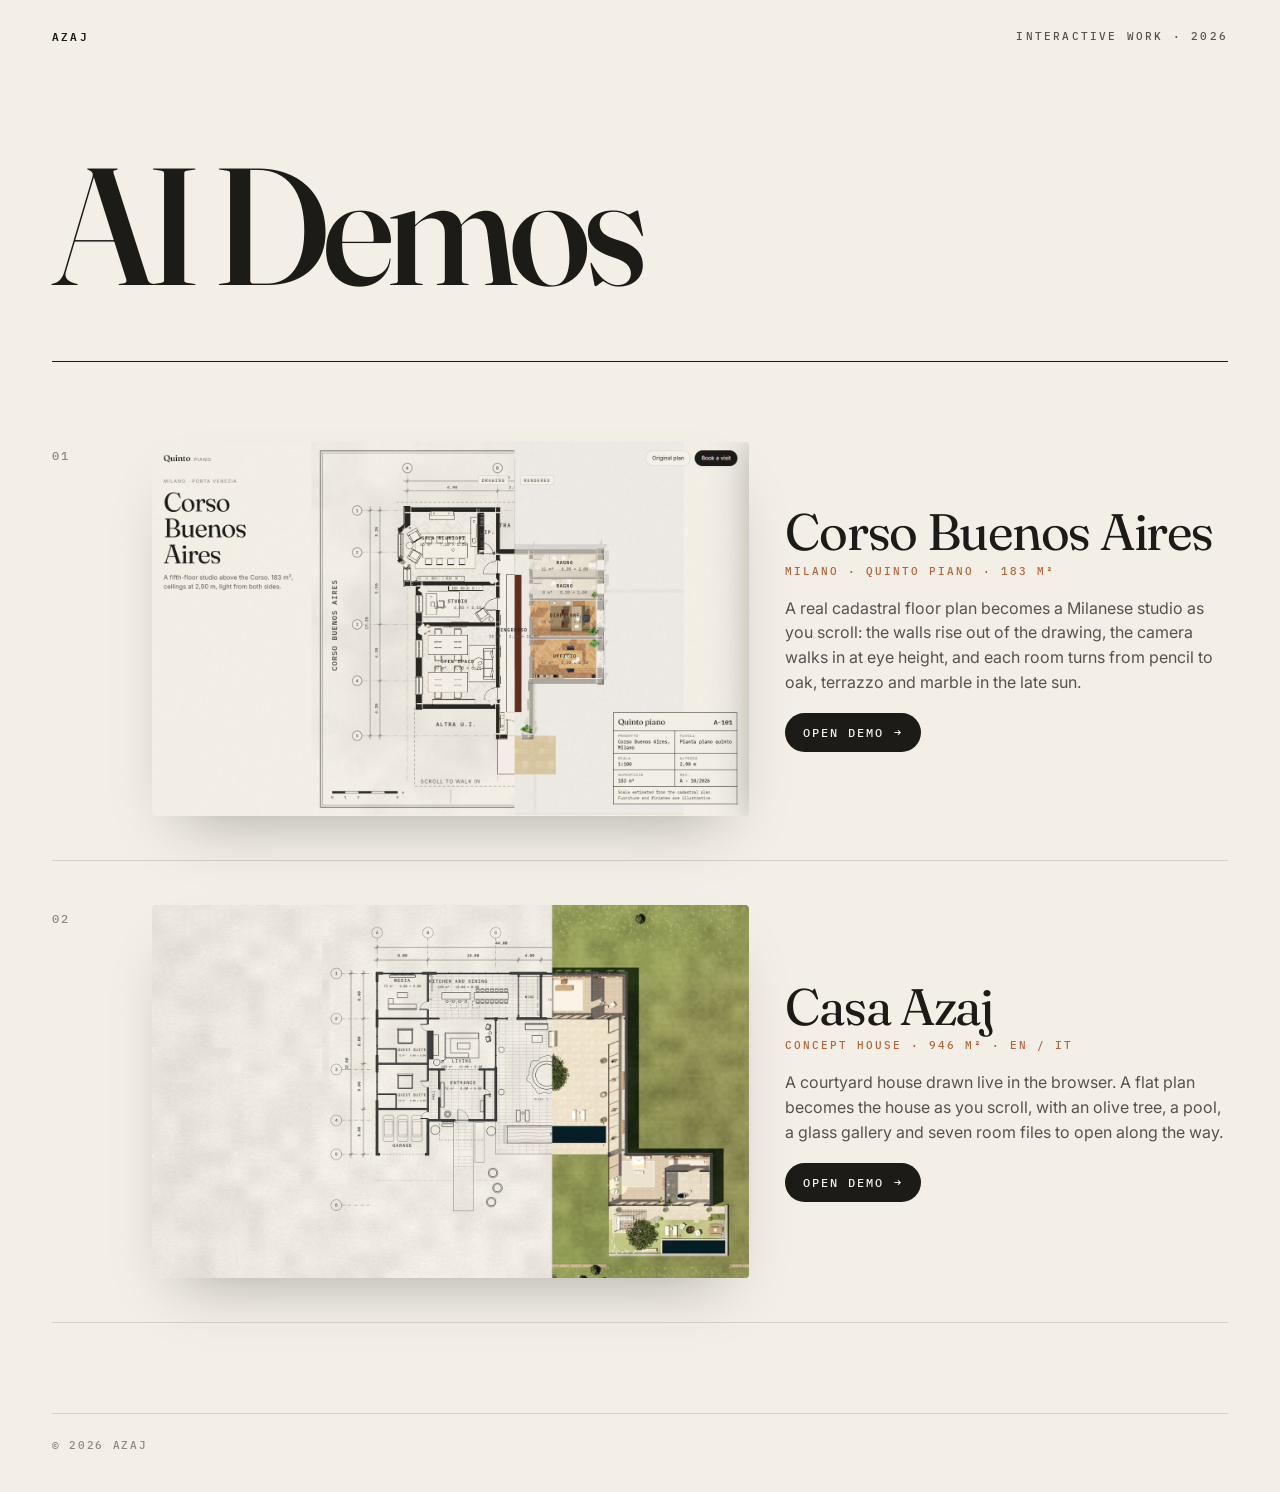
<file: index.html>
<!doctype html>
<html lang="en">
<head>
<meta charset="utf-8">
<meta name="viewport" content="width=device-width, initial-scale=1">
<title>AI Demos · AZAJ</title>
<meta name="description" content="Interactive demos built with AI: floor plans that become houses as you scroll.">
<meta property="og:title" content="AI Demos · AZAJ">
<meta property="og:description" content="Interactive demos built with AI: floor plans that become houses as you scroll.">
<meta property="og:image" content="https://azaj01.github.io/ai-demo/img/casa-buenos-aires.jpg">
<meta name="twitter:card" content="summary_large_image">
<link rel="icon" href="data:image/svg+xml,%3Csvg xmlns='http://www.w3.org/2000/svg' viewBox='0 0 32 32'%3E%3Crect width='32' height='32' rx='6' fill='%231d1b18'/%3E%3Cpath d='M9 9h14v14H9z' fill='none' stroke='%23f3efe7' stroke-width='2.5'/%3E%3C/svg%3E">
<link rel="preconnect" href="https://fonts.googleapis.com">
<link href="https://fonts.googleapis.com/css2?family=Fraunces:opsz,wght@9..144,300;9..144,400;9..144,500;9..144,600&family=IBM+Plex+Mono:wght@400;500;600&family=Inter:wght@400;500&display=swap" rel="stylesheet">
<style>
  :root { --paper: #f3efe7; --ink: #1d1b18; --ink-2: #57534c; --ink-3: #8d887f; --line: rgba(29,27,24,.14); --warm: #b4643c;
    --serif: "Fraunces", Georgia, serif; --mono: "IBM Plex Mono", ui-monospace, monospace; --sans: "Inter", system-ui, sans-serif; --ease: cubic-bezier(.22,1,.36,1); }
  * { box-sizing: border-box; }
  html, body { margin: 0; background: var(--paper); color: var(--ink); font: 16px/1.55 var(--sans); -webkit-font-smoothing: antialiased; }
  a { color: inherit; }
  .wrap { max-width: 1240px; margin: 0 auto; padding: 0 32px; }
  header.top { display: flex; justify-content: space-between; align-items: center; padding: 26px 0; font: 500 11px var(--mono); letter-spacing: .2em; text-transform: uppercase; color: var(--ink-2); }
  header.top b { color: var(--ink); font-weight: 600; }
  .hero { padding: 9vh 0 7vh; border-bottom: 1.5px solid var(--ink); display: grid; grid-template-columns: 1fr; align-items: end; }
  .hero h1 { font: 500 clamp(72px, 13vw, 190px)/0.88 var(--serif); letter-spacing: -.045em; margin: 0; color: var(--ink); }
  .hero p { margin: 0; font-size: 18px; color: var(--ink-2); max-width: 420px; }
  .hero .count { display: block; font: 500 11px var(--mono); letter-spacing: .2em; text-transform: uppercase; color: var(--ink-3); margin-top: 18px; }
  .list { padding: 36px 0 90px; }
  .demo { display: grid; grid-template-columns: 64px 1.35fr 1fr; gap: 36px; padding: 44px 0; border-bottom: 1px solid var(--line); text-decoration: none; align-items: center; }
  .demo .no { font: 500 12px var(--mono); letter-spacing: .14em; color: var(--ink-3); align-self: start; padding-top: 6px; }
  .shot { position: relative; aspect-ratio: 16 / 10; overflow: hidden; background: #e7e1d6; border-radius: 4px; box-shadow: 0 30px 60px -30px rgba(29,27,24,.35); }
  .shot img { position: absolute; inset: 0; width: 100%; height: 100%; object-fit: cover; transition: transform 1.2s var(--ease), opacity .8s var(--ease); }
  .shot img.alt { opacity: 0; }
  .demo:hover .shot img { transform: scale(1.035); }
  .demo:hover .shot img.alt { opacity: 1; }
  .info h2 { font: 400 clamp(36px, 4vw, 56px)/1 var(--serif); letter-spacing: -.025em; margin: 0 0 6px; }
  .info .place { font: 500 11px var(--mono); letter-spacing: .18em; text-transform: uppercase; color: var(--warm); margin: 0 0 18px; }
  .info p { color: var(--ink-2); margin: 0 0 18px; }
  .open { display: inline-flex; align-items: center; gap: 10px; font: 500 12px var(--mono); letter-spacing: .16em; text-transform: uppercase; padding: 12px 18px; border-radius: 999px; background: var(--ink); color: var(--paper); transition: gap .4s var(--ease); }
  .demo:hover .open { gap: 16px; }
  footer { padding: 24px 0 40px; display: flex; justify-content: space-between; font: 500 10.5px var(--mono); letter-spacing: .16em; text-transform: uppercase; color: var(--ink-3); border-top: 1px solid var(--line); }
  .reveal { opacity: 0; transform: translateY(24px); transition: opacity 1s var(--ease), transform 1s var(--ease); }
  .reveal.in { opacity: 1; transform: none; }
  @media (max-width: 860px) {
    .wrap { padding: 0 20px; }
    .hero { grid-template-columns: 1fr; gap: 22px; padding: 6vh 0 5vh; }
    .demo { grid-template-columns: 1fr; gap: 18px; padding: 32px 0; }
    .demo .no { padding: 0; }
    footer { flex-direction: column; gap: 6px; }
  }
  @media (prefers-reduced-motion: reduce) { .reveal { opacity: 1; transform: none; transition: none; } .shot img { transition: none; } }
</style>
</head>
<body>
<div class="wrap">
  <header class="top"><b>AZAJ</b><span>Interactive work · 2026</span></header>

  <section class="hero">
    <h1>AI Demos</h1>
  </section>

  <main class="list">
    <a class="demo reveal" href="casa-buenos-aires/">
      <span class="no">01</span>
      <div class="shot">
        <img src="img/casa-buenos-aires.jpg" alt="The opening floor plan of Corso Buenos Aires, half pencil drawing and half rendered">
        <img class="alt" src="img/casa-buenos-aires-interior.jpg" alt="" aria-hidden="true">
      </div>
      <div class="info">
        <h2>Corso Buenos Aires</h2>
        <p class="place">Milano · Quinto piano · 183 m²</p>
        <p>A real cadastral floor plan becomes a Milanese studio as you scroll: the walls rise out of the drawing, the camera walks in at eye height, and each room turns from pencil to oak, terrazzo and marble in the late sun.</p>
        <span class="open">Open demo <span aria-hidden="true">→</span></span>
      </div>
    </a>

    <a class="demo reveal" href="casa-azaj/">
      <span class="no">02</span>
      <div class="shot">
        <img src="img/casa-azaj.jpg" alt="Casa Azaj: the floor plan next to the finished house, seen from above">
      </div>
      <div class="info">
        <h2>Casa Azaj</h2>
        <p class="place">Concept house · 946 m² · EN / IT</p>
        <p>A courtyard house drawn live in the browser. A flat plan becomes the house as you scroll, with an olive tree, a pool, a glass gallery and seven room files to open along the way.</p>
        <span class="open">Open demo <span aria-hidden="true">→</span></span>
      </div>
    </a>
  </main>

  <footer><span>© 2026 AZAJ</span></footer>
</div>
<script>
  const io = new IntersectionObserver(es => es.forEach(e => { if (e.isIntersecting) { e.target.classList.add("in"); io.unobserve(e.target); } }), { threshold: 0.15 });
  document.querySelectorAll(".reveal").forEach(el => io.observe(el));
</script>
</body>
</html>
</file>
